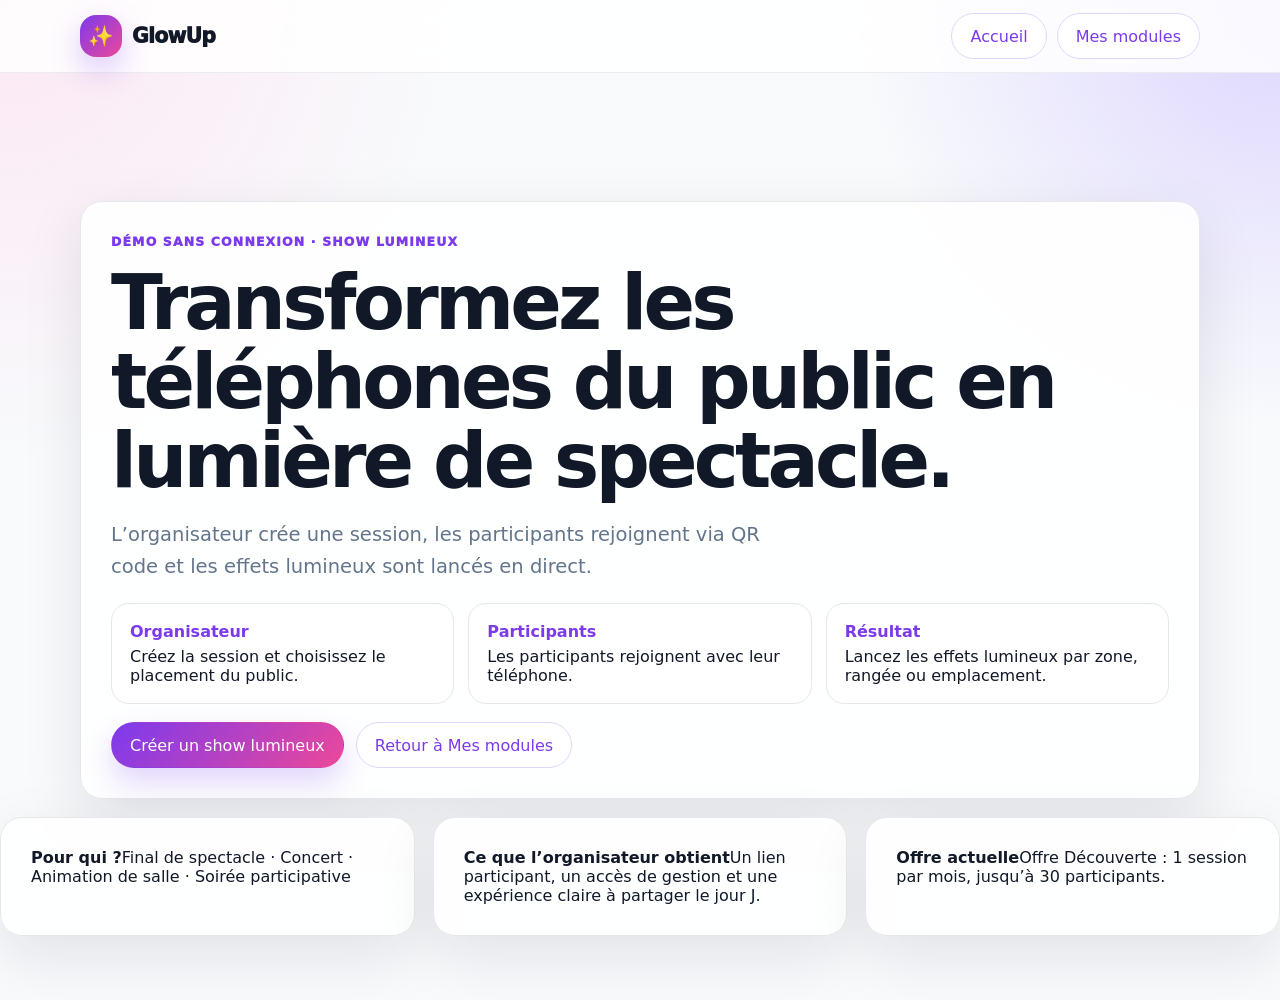
<file: demo.html>
<!doctype html>
<html lang="fr">
<head>
  <meta charset="utf-8">
  <meta name="viewport" content="width=device-width, initial-scale=1">
  <title>Démo GlowUp — Modulys</title>
  <meta name="description" content="Démo statique du module GlowUp pour comprendre le fonctionnement sans connexion.">
  <link rel="stylesheet" href="assets/css/style.css">
</head>
<body class="">
  <header class="header"><div class="container nav"><a class="brand" href="index.html"><span class="brand-mark">✨</span><span>GlowUp</span></a><div class="nav-actions"><a class="btn btn-secondary" href="index.html">Accueil</a><a class="btn btn-secondary" href="https://www.modulys.top/mes-modules.html">Mes modules</a></div></div></header>
  <main class="main">
    <section class="container card demo-hero">
      <p class="eyebrow">Démo sans connexion · Show lumineux</p>
      <h1>Transformez les téléphones du public en lumière de spectacle.</h1>
      <p class="lead">L’organisateur crée une session, les participants rejoignent via QR code et les effets lumineux sont lancés en direct.</p>
      <div class="suite-demo-screen" aria-label="Aperçu de démonstration">
        <div><strong>Organisateur</strong><span>Créez la session et choisissez le placement du public.</span></div>
        <div><strong>Participants</strong><span>Les participants rejoignent avec leur téléphone.</span></div>
        <div><strong>Résultat</strong><span>Lancez les effets lumineux par zone, rangée ou emplacement.</span></div>
      </div>
      <div class="suite-cta-row suite-actions">
        <a class="btn btn-primary" href="index.html">Créer un show lumineux</a>
        <a class="btn btn-secondary" href="https://www.modulys.top/mes-modules.html">Retour à Mes modules</a>
      </div>
    </section>
    <section class="feature-grid suite-steps suite-demo-grid" aria-label="À retenir">
      <article class="card"><strong>Pour qui ?</strong><span>Final de spectacle · Concert · Animation de salle · Soirée participative</span></article>
      <article class="card"><strong>Ce que l’organisateur obtient</strong><span>Un lien participant, un accès de gestion et une expérience claire à partager le jour J.</span></article>
      <article class="card"><strong>Offre actuelle</strong><span>Offre Découverte : 1 session par mois, jusqu’à 30 participants.</span></article>
    </section>
  </main>
  
</body>
</html>
</file>
<file: assets/css/style.css>
:root{--bg:#f8fafc;--ink:#111827;--muted:#64748b;--line:#e5e7eb;--primary:#7c3aed;--primary-dark:#5b21b6;--pink:#ec4899;--cyan:#06b6d4;--yellow:#facc15;--green:#22c55e;--success:#047857;--danger:#b91c1c;--warning-bg:#fffbeb;--warning-border:#f59e0b;--radius:22px;--shadow:0 20px 60px rgba(15,23,42,.10)}*{box-sizing:border-box}body{margin:0;font-family:Inter,system-ui,-apple-system,Segoe UI,sans-serif;background:radial-gradient(circle at top left,#fce7f3,transparent 28%),radial-gradient(circle at top right,#ddd6fe,transparent 26%),var(--bg);color:var(--ink)}a{color:inherit}.container{width:min(1120px,calc(100% - 32px));margin:0 auto}.header{position:sticky;top:0;z-index:20;border-bottom:1px solid rgba(229,231,235,.78);background:rgba(255,255,255,.84);backdrop-filter:blur(14px)}.nav{min-height:72px;display:flex;align-items:center;justify-content:space-between;gap:16px}.brand{display:inline-flex;align-items:center;gap:10px;text-decoration:none;font-weight:950;letter-spacing:-.04em;font-size:1.28rem}.brand-mark{display:inline-grid;place-items:center;width:42px;height:42px;border-radius:16px;background:linear-gradient(135deg,var(--primary),var(--pink));color:white;box-shadow:0 12px 30px rgba(124,58,237,.28)}.nav-actions{display:flex;gap:10px;flex-wrap:wrap;justify-content:flex-end}.main{padding:clamp(28px,5vw,72px) 0}.hero{display:grid;grid-template-columns:1.05fr .95fr;gap:clamp(22px,5vw,56px);align-items:center}.eyebrow{margin:0 0 10px;color:var(--primary);font-weight:950;text-transform:uppercase;letter-spacing:.09em;font-size:.78rem}h1,h2,h3{letter-spacing:-.05em;line-height:1.04}h1{margin:0 0 14px;font-size:clamp(42px,8vw,76px)}h2{margin:0 0 12px;font-size:clamp(28px,4vw,44px)}h3{margin:0 0 8px;font-size:1.3rem}p{color:var(--muted);line-height:1.65}.lead{font-size:clamp(1.05rem,2vw,1.22rem);max-width:680px}.card{border:1px solid var(--line);border-radius:var(--radius);background:rgba(255,255,255,.92);box-shadow:var(--shadow);padding:clamp(20px,3vw,30px)}.hero-visual{min-height:420px;display:grid;place-items:center;position:relative}.arena{width:min(420px,88vw);aspect-ratio:1;border-radius:999px;background:radial-gradient(circle,#fff 0 7%,#fef3c7 8% 12%,#0f172a 13% 15%,#312e81 16% 100%);box-shadow:0 34px 90px rgba(15,23,42,.28);position:relative;overflow:hidden}.arena::before{content:"";position:absolute;inset:32px;border-radius:inherit;border:3px dashed rgba(255,255,255,.22)}.phone-dot{position:absolute;width:52px;height:84px;border-radius:15px;background:#0f172a;border:5px solid rgba(255,255,255,.3);box-shadow:0 0 40px currentColor}.phone-dot::after{content:"";position:absolute;inset:9px;border-radius:9px;background:currentColor}.p1{left:60px;top:150px;color:#22d3ee;transform:rotate(-14deg)}.p2{left:184px;top:64px;color:#facc15}.p3{right:62px;top:152px;color:#f472b6;transform:rotate(14deg)}.p4{left:130px;bottom:60px;color:#4ade80;transform:rotate(10deg)}.p5{right:130px;bottom:60px;color:#a78bfa;transform:rotate(-10deg)}.grid{display:grid;gap:18px}.two{grid-template-columns:repeat(2,minmax(0,1fr))}.three{grid-template-columns:repeat(3,minmax(0,1fr))}.field{display:grid;gap:8px;margin-bottom:14px}label{font-weight:850}input,textarea,select{width:100%;border:1px solid var(--line);border-radius:16px;padding:13px 14px;font:inherit;background:#fff;color:var(--ink)}textarea{min-height:104px;resize:vertical}input:focus,textarea:focus,select:focus{outline:3px solid rgba(124,58,237,.18);border-color:#a78bfa}.btn{display:inline-flex;align-items:center;justify-content:center;min-height:46px;padding:12px 18px;border-radius:999px;border:1px solid transparent;font-weight:950;text-decoration:none;cursor:pointer;transition:.18s ease;font:inherit}.btn:hover{transform:translateY(-1px)}.btn-primary{background:linear-gradient(135deg,var(--primary),var(--pink));color:white;box-shadow:0 14px 30px rgba(124,58,237,.22)}.btn-secondary{background:white;color:var(--primary);border-color:#ddd6fe}.btn-ghost{background:transparent;color:var(--muted)}.status{min-height:24px;font-weight:850;color:var(--muted)}.status.success{color:var(--success)}.status.error{color:var(--danger)}.upgrade-box{display:grid;gap:12px;padding:18px;border:1px solid var(--warning-border);border-radius:20px;background:var(--warning-bg);color:#78350f}.upgrade-box span,.upgrade-box small{color:#92400e}.upgrade-actions{display:flex;gap:10px;flex-wrap:wrap}.dashboard-head{display:flex;justify-content:space-between;align-items:center;gap:18px;margin-bottom:22px}.stat-grid{display:grid;grid-template-columns:repeat(3,minmax(0,1fr));gap:14px;margin:16px 0 22px}.stat{padding:16px;border-radius:18px;border:1px solid var(--line);background:rgba(255,255,255,.78)}.stat strong{display:block;font-size:1.8rem;letter-spacing:-.05em}.stat span{color:var(--muted);font-weight:750}.session-card,.empty-card{display:flex;align-items:center;justify-content:space-between;gap:14px;padding:16px;border:1px solid var(--line);border-radius:18px;background:rgba(255,255,255,.78)}.session-card div,.empty-card{display:grid;gap:4px}.session-card span,.empty-card span{color:var(--muted)}.link-row{display:grid;grid-template-columns:1fr auto;gap:10px;align-items:center;margin-bottom:10px}.qr-card{text-align:center}.qr-card img{max-width:260px;width:100%;height:auto;border-radius:18px;background:white;padding:8px;border:1px solid var(--line)}.badge{display:inline-flex;align-items:center;min-height:30px;padding:6px 11px;border-radius:999px;background:#f5f3ff;color:#6d28d9;font-weight:950}.controls{display:grid;gap:12px}.color-grid{display:grid;grid-template-columns:repeat(3,minmax(0,1fr));gap:10px}.color-btn{min-height:70px;border-radius:18px;border:1px solid var(--line);font-weight:950;color:#111827;background:var(--c,#fff);cursor:pointer}.effect-card{display:grid;gap:12px}.live-count{font-size:3rem;font-weight:950;letter-spacing:-.06em}.participant-screen{min-height:100svh;display:grid;place-items:center;background:#0f172a;color:white;padding:18px}.join-card{width:min(560px,100%);border:1px solid rgba(255,255,255,.18);background:rgba(15,23,42,.74);box-shadow:0 30px 100px rgba(0,0,0,.45);border-radius:28px;padding:clamp(22px,5vw,36px);backdrop-filter:blur(16px)}.join-card p{color:#cbd5e1}.light-stage{position:fixed;inset:0;background:#111827;display:grid;place-items:center;color:white;transition:background .12s ease;overflow:hidden}.light-stage .hint{position:absolute;left:16px;right:16px;bottom:16px;text-align:center;background:rgba(0,0,0,.34);border:1px solid rgba(255,255,255,.18);border-radius:18px;padding:12px;color:white}.pulse{animation:pulseGlow 1.1s ease-in-out infinite}.flash{animation:flashGlow .35s linear infinite}.wave::before{content:"";position:absolute;inset:-30%;background:linear-gradient(90deg,transparent,rgba(255,255,255,.8),transparent);animation:waveMove 1.3s ease-in-out infinite}.countdown{font-size:clamp(86px,30vw,220px);font-weight:950;letter-spacing:-.08em;text-shadow:0 20px 60px rgba(0,0,0,.35)}@keyframes pulseGlow{50%{filter:brightness(1.35);transform:scale(1.01)}}@keyframes flashGlow{50%{filter:brightness(2.2)}}@keyframes waveMove{from{transform:translateX(-35%)}to{transform:translateX(35%)}}.access-screen{min-height:100svh;display:grid;place-items:center;padding:24px}.access-card{width:min(520px,100%);border:1px solid var(--line);background:white;border-radius:28px;padding:30px;box-shadow:var(--shadow)}.stack{display:grid;gap:12px}.warning{border:1px solid #f59e0b;background:#fffbeb;color:#78350f;border-radius:18px;padding:14px}.warning p{margin:0;color:#92400e}.footer-note{margin-top:18px;font-size:.9rem}@media(max-width:860px){.hero,.two,.three{grid-template-columns:1fr}.hero-visual{min-height:320px}.stat-grid,.color-grid{grid-template-columns:1fr}.nav{align-items:flex-start;flex-direction:column;padding:14px 0}.nav-actions{width:100%;justify-content:flex-start}.session-card{align-items:flex-start;flex-direction:column}.link-row{grid-template-columns:1fr}.btn{width:100%}}


/* P0 mobile safety */
html,body{max-width:100%;overflow-x:hidden}.participant-screen{padding:max(14px,env(safe-area-inset-top)) max(14px,env(safe-area-inset-right)) max(14px,env(safe-area-inset-bottom)) max(14px,env(safe-area-inset-left));align-items:start}.join-card{max-width:100%;overflow-wrap:anywhere}.join-form{min-width:0}.light-stage{padding:18px;min-height:100svh;overflow:auto}.light-stage .hint{position:fixed;left:max(10px,env(safe-area-inset-left));right:max(10px,env(safe-area-inset-right));bottom:max(10px,env(safe-area-inset-bottom));max-height:42svh;overflow:auto;overflow-wrap:anywhere}.participant-meta{position:fixed;top:max(10px,env(safe-area-inset-top));left:max(10px,env(safe-area-inset-left));right:max(10px,env(safe-area-inset-right));z-index:4;text-align:center;color:white;background:rgba(0,0,0,.34);border:1px solid rgba(255,255,255,.18);border-radius:999px;padding:8px 12px;font-weight:900;overflow-wrap:anywhere}.placement-panel{position:fixed;z-index:6;left:max(10px,env(safe-area-inset-left));right:max(10px,env(safe-area-inset-right));bottom:max(92px,calc(env(safe-area-inset-bottom) + 92px));display:grid;gap:10px;max-width:560px;margin:0 auto}.placement-toggle{width:100%;border:1px solid rgba(255,255,255,.28);background:rgba(15,23,42,.78);color:white;border-radius:999px;padding:12px 16px;font-weight:950}.placement-fields{display:grid;gap:10px;max-height:44svh;overflow:auto;padding:12px;border:1px solid rgba(255,255,255,.20);border-radius:18px;background:rgba(15,23,42,.92);backdrop-filter:blur(16px)}.placement-fields label{color:white}.placement-fields select,.placement-fields input{min-width:0}@media(max-width:430px){.join-card{border-radius:22px;padding:18px}.participant-screen h1{font-size:clamp(1.8rem,10vw,2.4rem)}.light-stage .hint{font-size:.92rem;padding:10px}.placement-panel{bottom:max(84px,calc(env(safe-area-inset-bottom) + 84px))}.btn{white-space:normal}}


/* P1 — structure commune Modulys */
.suite-home-section { display: grid; gap: 18px; margin-top: 32px; }
.suite-steps-grid { display: grid; grid-template-columns: repeat(3,minmax(0,1fr)); gap: 14px; }
.suite-steps-grid article { display: grid; gap: 6px; padding: 18px; border: 1px solid var(--line); border-radius: 18px; background: rgba(255,255,255,.88); box-shadow: 0 10px 30px rgba(15,23,42,.06); }
.suite-steps-grid strong { color: var(--primary); }
.suite-steps-grid span { color: var(--muted); line-height: 1.55; }
.suite-info-grid { display: grid; grid-template-columns: repeat(2,minmax(0,1fr)); gap: 18px; }
.demo-hero { margin-top: clamp(28px,5vw,72px); }
.suite-demo-screen { display: grid; grid-template-columns: repeat(3,minmax(0,1fr)); gap: 14px; margin: 18px 0; }
.suite-demo-screen > div { display: grid; gap: 6px; padding: 18px; border: 1px solid var(--line); border-radius: 18px; background: rgba(255,255,255,.88); }
.suite-demo-screen strong { color: var(--primary); }
.suite-cta-row, .suite-actions { display: flex; flex-wrap: wrap; gap: 12px; }
.suite-demo-grid { display: grid; grid-template-columns: repeat(3,minmax(0,1fr)); gap: 18px; margin-top: 18px; }
@media(max-width:860px){.suite-steps-grid,.suite-info-grid,.suite-demo-screen{grid-template-columns:1fr}.suite-cta-row,.suite-actions{display:grid;grid-template-columns:1fr}.suite-cta-row > *,.suite-actions > *{width:100%}}
</file>
